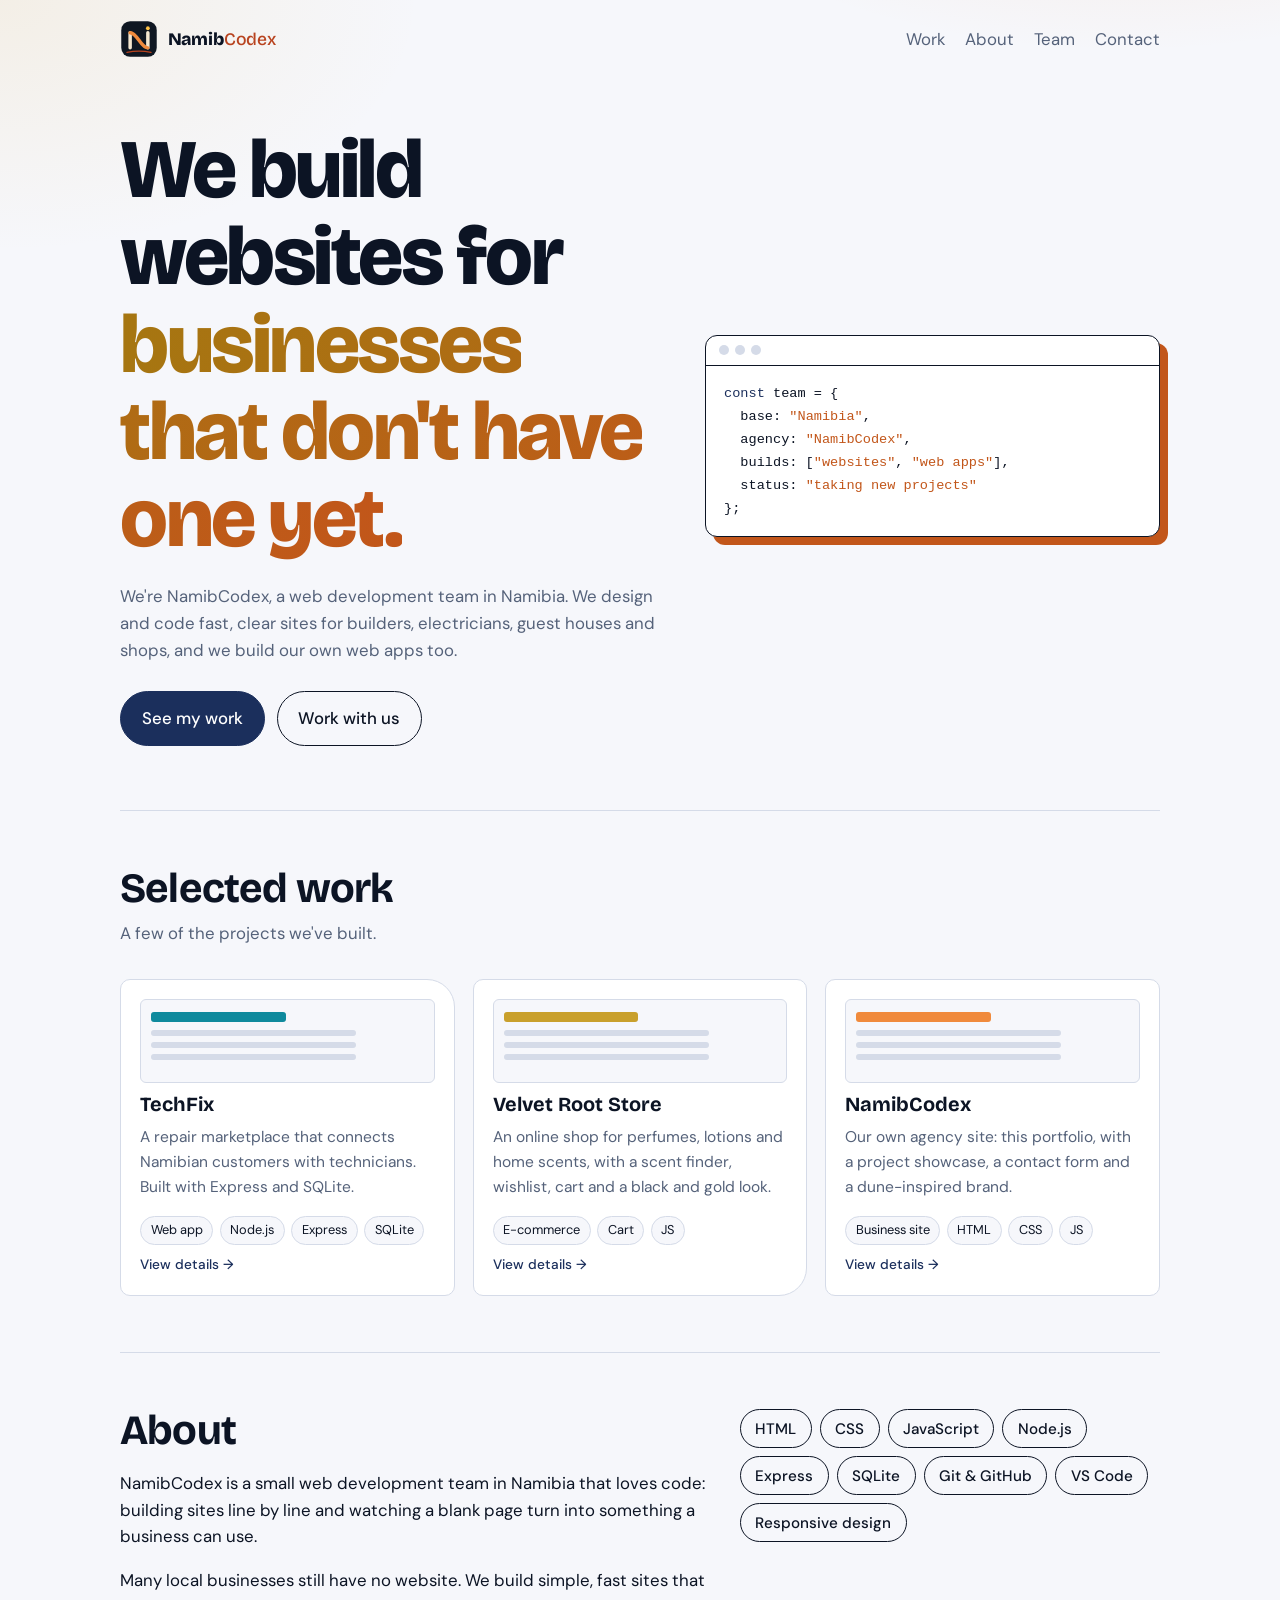
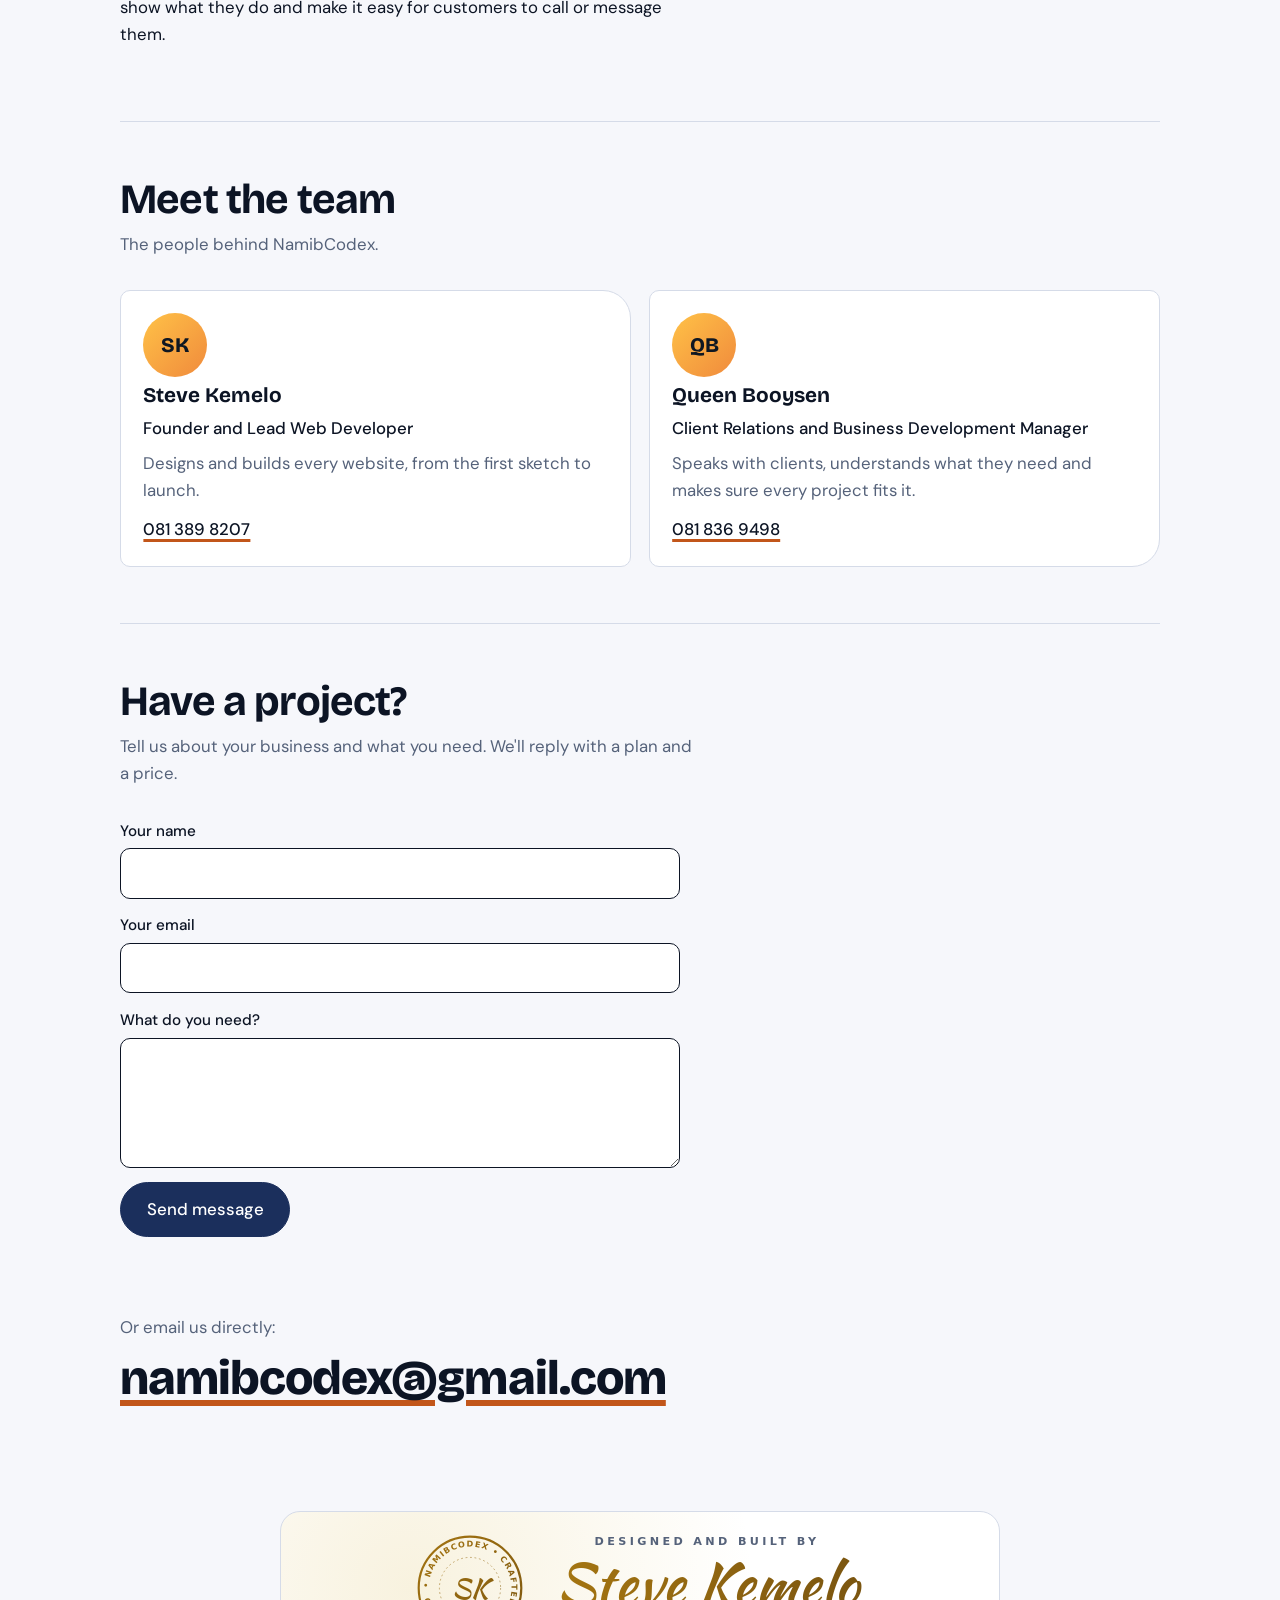
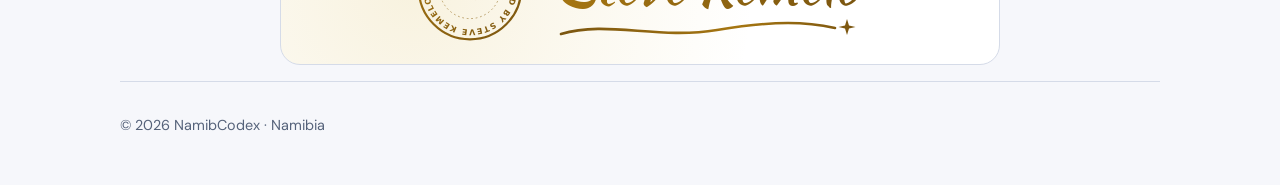
<file: index.html>
<!DOCTYPE html>
<html lang="en">
<head>
<meta charset="utf-8">
<meta name="viewport" content="width=device-width, initial-scale=1, viewport-fit=cover">
<title>NamibCodex | Web Development Team, Namibia</title>
<link rel="icon" href="data:image/svg+xml,%3Csvg xmlns='http://www.w3.org/2000/svg' viewBox='0 0 120 120'%3E%3Crect x='4' y='4' width='112' height='112' rx='28' fill='%230f1722'/%3E%3Cpath d='M32 88V40M88 88V40' fill='none' stroke='%23f4e7d0' stroke-width='11' stroke-linecap='round'/%3E%3Cpath d='M32 40C54 40 66 88 88 88' fill='none' stroke='%23f08a3c' stroke-width='11' stroke-linecap='round'/%3E%3Ccircle cx='88' cy='26' r='6' fill='%23ffc247'/%3E%3C/svg%3E">
<link rel="preconnect" href="https://fonts.googleapis.com">
<link href="https://fonts.googleapis.com/css2?family=Bricolage+Grotesque:wght@500;700;800&family=DM+Sans:wght@400;500&family=Kaushan+Script&display=swap" rel="stylesheet">
<link rel="stylesheet" href="style.css">
</head>
<body>
<div class="wrap">
<nav aria-label="Main"><a class="brand" href="#" aria-label="NamibCodex home"><svg viewBox="0 0 120 120" width="38" height="38" aria-hidden="true"><rect x="4" y="4" width="112" height="112" rx="28" fill="#0f1722"/><path d="M32 88V40M88 88V40" fill="none" stroke="#f4e7d0" stroke-width="11" stroke-linecap="round"/><path d="M32 40C54 40 66 88 88 88" fill="none" stroke="#f08a3c" stroke-width="11" stroke-linecap="round"/><circle cx="88" cy="26" r="6" fill="#ffc247"/><path d="M22 102Q60 94 98 102" fill="none" stroke="#b8431f" stroke-width="4" stroke-linecap="round"/></svg><b>Namib<span>Codex</span></b></a><div><a href="#work">Work</a><a href="#about">About</a><a href="#team">Team</a><a href="#contact">Contact</a></div></nav>

<header class="hero">
<div>
<h1>We build websites for <span class="gt">businesses that don't have one yet.</span></h1>
<p>We're NamibCodex, a web development team in Namibia. We design and code fast, clear sites for builders, electricians, guest houses and shops, and we build our own web apps too.</p>
<div class="btns"><a class="btn pri" href="#work">See my work</a><a class="btn" href="#contact">Work with us</a></div>
</div>
<div class="win" aria-hidden="true">
<div class="bar"><i></i><i></i><i></i></div>
<pre><span class="k">const</span> team = {
  base: <span class="s">"Namibia"</span>,
  agency: <span class="s">"NamibCodex"</span>,
  builds: [<span class="s">"websites"</span>, <span class="s">"web apps"</span>],
  status: <span class="s">"taking new projects"</span>
};</pre>
</div>
</header>

<section id="work">
<h2>Selected work</h2>
<p class="lead">A few of the projects we've built.</p>
<div class="grid">
<article class="proj"><div class="thumb" style="--c:#0f8a9d"></div><h3>TechFix</h3><p>A repair marketplace that connects Namibian customers with technicians. Built with Express and SQLite.</p><div class="tags"><span>Web app</span><span>Node.js</span><span>Express</span><span>SQLite</span></div></article>
<article class="proj"><div class="thumb" style="--c:#c9a02c"></div><h3>Velvet Root Store</h3><p>An online shop for perfumes, lotions and home scents, with a scent finder, wishlist, cart and a black and gold look.</p><div class="tags"><span>E-commerce</span><span>Cart</span><span>JS</span></div></article>
<article class="proj"><div class="thumb" style="--c:#f08a3c"></div><h3>NamibCodex</h3><p>Our own agency site: this portfolio, with a project showcase, a contact form and a dune-inspired brand.</p><div class="tags"><span>Business site</span><span>HTML</span><span>CSS</span><span>JS</span></div></article>
</div>
</section>

<section id="about" class="about">
<div>
<h2>About</h2>
<p>NamibCodex is a small web development team in Namibia that loves code: building sites line by line and watching a blank page turn into something a business can use.</p>
<p>Many local businesses still have no website. We build simple, fast sites that show what they do and make it easy for customers to call or message them.</p>
</div>
<div class="skills" aria-label="Skills"><span>HTML</span><span>CSS</span><span>JavaScript</span><span>Node.js</span><span>Express</span><span>SQLite</span><span>Git &amp; GitHub</span><span>VS Code</span><span>Responsive design</span></div>
</section>

<section id="team">
<h2>Meet the team</h2>
<p class="lead">The people behind NamibCodex.</p>
<div class="tgrid">
<article class="mem"><div class="av" aria-hidden="true">SK</div><h3>Steve Kemelo</h3><p class="role">Founder and Lead Web Developer</p><p>Designs and builds every website, from the first sketch to launch.</p><a class="tel" href="tel:+264813898207">081 389 8207</a></article>
<article class="mem"><div class="av" aria-hidden="true">QB</div><h3>Queen Booysen</h3><p class="role">Client Relations and Business Development Manager</p><p>Speaks with clients, understands what they need and makes sure every project fits it.</p><a class="tel" href="tel:+264818369498">081 836 9498</a></article>
</div>
</section>

<section id="contact" class="contact">
<h2>Have a project?</h2>
<p class="lead">Tell us about your business and what you need. We'll reply with a plan and a price.</p>
<form class="form" id="cf" action="https://api.web3forms.com/submit" method="POST">
<input type="hidden" name="access_key" value="5c0ee516-ce82-43c5-ad43-c0d21c9b7c4b">
<input type="hidden" name="subject" value="New enquiry from the NamibCodex website">
<input type="hidden" name="from_name" value="NamibCodex website">
<input type="checkbox" name="botcheck" class="hp" tabindex="-1" autocomplete="off" aria-hidden="true">
<label>Your name<input type="text" name="name" required autocomplete="name"></label>
<label>Your email<input type="email" name="email" required autocomplete="email"></label>
<label>What do you need?<textarea name="message" required></textarea></label>
<button type="submit">Send message</button>
<p class="status" id="st" role="status" aria-live="polite"></p>
</form>
<p class="alt">Or email us directly:</p>
<a class="mail" href="mailto:namibcodex@gmail.com">namibcodex@gmail.com</a>
</section>

<div class="sig">
<svg class="badge" viewBox="0 0 120 120" width="108" height="108" role="img" aria-label="NamibCodex, crafted by Steve Kemelo"><defs><linearGradient id="gg" gradientUnits="userSpaceOnUse" x1="0" y1="0" x2="120" y2="120"><stop offset="0" style="stop-color:var(--g1)"/><stop offset="1" style="stop-color:var(--g2)"/></linearGradient><path id="cp" d="M60 60m-46 0a46 46 0 1 1 92 0a46 46 0 1 1-92 0"/></defs><circle cx="60" cy="60" r="57" fill="none" stroke="url(#gg)" stroke-width="2.4"/><circle cx="60" cy="60" r="34" fill="none" stroke="url(#gg)" stroke-width="1" stroke-dasharray="2 3" opacity=".6"/><text font-family="system-ui,sans-serif" font-size="9" font-weight="700" letter-spacing="1.6" fill="url(#gg)"><textPath href="#cp" textLength="280" lengthAdjust="spacing">• NAMIBCODEX • CRAFTED BY STEVE KEMELO</textPath></text><text x="60" y="71" text-anchor="middle" font-family="'Kaushan Script','Brush Script MT',cursive" font-size="30" fill="url(#gg)">SK</text></svg>
<div class="sg"><span class="by">Designed and built by</span><span class="nm">Steve Kemelo</span><svg class="sw" viewBox="0 0 300 26" aria-hidden="true"><defs><linearGradient id="gs" gradientUnits="userSpaceOnUse" x1="0" y1="0" x2="300" y2="0"><stop offset="0" style="stop-color:var(--g2)"/><stop offset=".6" style="stop-color:var(--g1)"/><stop offset="1" style="stop-color:var(--g2)"/></linearGradient></defs><path d="M4 18C50 4 100 24 160 14S250 6 278 12" fill="none" stroke="url(#gs)" stroke-width="2.6" stroke-linecap="round"/><path d="M290 3L292 9.5L298.5 11L292 12.5L290 19L288 12.5L281.5 11L288 9.5Z" fill="url(#gs)"/></svg></div>
</div>
<footer>&copy; 2026 NamibCodex &middot; Namibia</footer>
<dialog id="pd" aria-labelledby="pdt"><div class="dlg"><div class="thumb" id="pdth"></div><h3 id="pdt"></h3><p id="pdd"></p><div class="tags" id="pdg"></div><div class="row" id="pdl"></div></div></dialog>
</div>
<script src="script.js" defer></script>
</body>
</html>
</file>
<file: style.css>
:root{--bg:#0a101c;--ink:#f1ece0;--mute:#9aa7bd;--line:#1f2b42;--card:#111a2c;--acc:#e2b350;--acc-ink:#0a101c;--sand:#f08a3c;--g1:#f3dc84;--g2:#c9a02c;--cx:#f08a3c;
box-sizing:border-box;padding-top:env(safe-area-inset-top,0px);padding-bottom:env(safe-area-inset-bottom,0px)}
@media (prefers-color-scheme:light){:root:not([data-theme="dark"]){--bg:#f6f7fb;--ink:#0c1424;--mute:#55627a;--line:#d5dbe8;--card:#ffffff;--acc:#1b2f5c;--acc-ink:#ffffff;--sand:#c2561a;--g1:#a67611;--g2:#7a5510;--cx:#b8431f}}
:root[data-theme="light"]{--bg:#f6f7fb;--ink:#0c1424;--mute:#55627a;--line:#d5dbe8;--card:#ffffff;--acc:#1b2f5c;--acc-ink:#ffffff;--sand:#c2561a;--g1:#a67611;--g2:#7a5510;--cx:#b8431f}
*,*::before,*::after{box-sizing:border-box}
html{scroll-padding-top:env(safe-area-inset-top,0px);scroll-behavior:smooth}
body{margin:0;background:radial-gradient(900px 520px at 88% -8%,rgba(240,138,60,.20),transparent 62%) no-repeat,radial-gradient(700px 420px at 0% 0%,rgba(226,179,80,.12),transparent 60%) no-repeat,var(--bg);color:var(--ink);font:400 1.05rem/1.6 "DM Sans",system-ui,sans-serif}
h1,h2,h3{font-family:"Bricolage Grotesque","Trebuchet MS",sans-serif;line-height:1.05;margin:0}
a{color:inherit}
:focus-visible{outline:3px solid var(--acc);outline-offset:3px}
.wrap{max-width:1080px;margin:0 auto;padding:0 1.25rem}
nav{display:flex;justify-content:space-between;align-items:center;padding:1.25rem 0}
nav b{font:800 1.1rem "Bricolage Grotesque",sans-serif;letter-spacing:-.01em}
nav b span{font-weight:500;color:var(--cx)}
nav a.brand{display:flex;align-items:center;gap:.6rem;margin-left:0;color:var(--ink)}
nav a{text-decoration:none;margin-left:1.25rem;color:var(--mute)}
nav a:hover{color:var(--ink)}
.hero{padding:3rem 0 4rem;display:grid;gap:2.5rem;grid-template-columns:1.2fr 1fr;align-items:center}
.hero h1{font-size:clamp(2.6rem,7vw,5.2rem);font-weight:800;letter-spacing:-.03em}
.hero p{max-width:34rem;color:var(--mute);margin:1.25rem 0 1.75rem}
.btns{display:flex;gap:.75rem;flex-wrap:wrap}
.btn{display:inline-block;padding:.8rem 1.3rem;border-radius:999px;font-weight:500;text-decoration:none;border:1.5px solid var(--ink)}
.btn.pri{background:var(--acc);color:var(--acc-ink);border-color:var(--acc)}
.win{background:var(--card);border:1.5px solid var(--ink);border-radius:12px;overflow:hidden;box-shadow:8px 8px 0 var(--sand)}
.bar{display:flex;gap:6px;padding:.6rem .8rem;border-bottom:1.5px solid var(--ink)}
.bar i{width:10px;height:10px;border-radius:50%;background:var(--line);display:block}
.win pre{margin:0;padding:1rem 1.1rem;font:.85rem/1.7 ui-monospace,Menlo,Consolas,monospace;overflow-x:auto;color:var(--ink)}
.k{color:var(--acc)}.s{color:var(--sand)}
.gt{background:linear-gradient(90deg,var(--g1),var(--sand));-webkit-background-clip:text;background-clip:text;color:transparent}
section{padding:3.5rem 0;border-top:1.5px solid var(--line)}
h2{font-size:clamp(1.8rem,4vw,2.6rem);font-weight:700;letter-spacing:-.02em;margin-bottom:.6rem}
.lead{color:var(--mute);max-width:36rem;margin:0 0 2rem}
.grid{display:grid;grid-template-columns:repeat(auto-fill,minmax(290px,1fr));gap:1.1rem}
.proj{background:var(--card);border:1.5px solid var(--line);border-radius:10px;padding:1.2rem;display:flex;flex-direction:column;gap:.6rem}
.proj:nth-child(3n+1){border-radius:10px 28px 10px 10px}
.proj:nth-child(3n+2){border-radius:10px 10px 28px 10px}
.proj h3{font-size:1.25rem;font-weight:700;line-height:1.15}
.proj p{margin:0;color:var(--mute);font-size:.97rem}
.tags{display:flex;flex-wrap:wrap;gap:.4rem;margin-top:auto;padding-top:.4rem}
.tags span{font-size:.8rem;padding:.2rem .6rem;border-radius:999px;background:var(--bg);border:1px solid var(--line)}
.thumb{height:84px;border-radius:6px;border:1px solid var(--line);position:relative;overflow:hidden;background:var(--bg)}
.thumb::before{content:"";position:absolute;left:10px;top:12px;width:46%;height:10px;border-radius:3px;background:var(--c)}
.thumb::after{content:"";position:absolute;left:10px;top:30px;width:70%;height:6px;border-radius:3px;background:var(--line);box-shadow:0 12px 0 var(--line),0 24px 0 var(--line)}
.filters{display:flex;flex-wrap:wrap;gap:.5rem;margin:0 0 1.5rem}
.filters button{font:inherit;font-size:.92rem;font-weight:500;cursor:pointer;color:var(--ink);background:transparent;border:1.5px solid var(--ink);border-radius:999px;padding:.4rem 1rem}
.filters button[aria-pressed="true"]{background:var(--ink);color:var(--bg)}
.proj{cursor:pointer}
.proj[hidden]{display:none}
.proj:hover{border-color:var(--ink)}
.proj::after{content:"View details \2192";font-size:.85rem;font-weight:500;color:var(--acc)}
@media(prefers-reduced-motion:no-preference){.proj{transition:transform .15s}.proj:hover{transform:translateY(-3px)}}
dialog{width:min(520px,92vw);border:1.5px solid var(--ink);border-radius:16px;padding:0;background:var(--card);color:var(--ink)}
dialog::backdrop{background:rgba(10,16,14,.6)}
.dlg{padding:1.5rem;display:grid;gap:.9rem}
.dlg h3{font-size:1.6rem}
.dlg .thumb{height:70px}
.dlg p{margin:0;color:var(--mute)}
.dlg .row{display:flex;gap:.6rem;flex-wrap:wrap;align-items:center}
.dlg .btn{cursor:pointer;font:inherit;background:transparent;color:var(--ink)}
.dlg .btn.pri{background:var(--acc);color:var(--acc-ink)}
.soon{color:var(--mute);font-size:.92rem}
.about{display:grid;gap:2rem;grid-template-columns:1.4fr 1fr}
.tgrid{display:grid;grid-template-columns:repeat(auto-fit,minmax(260px,1fr));gap:1.1rem}
.mem{background:var(--card);border:1.5px solid var(--line);border-radius:10px 28px 10px 10px;padding:1.4rem;display:flex;flex-direction:column;gap:.5rem}
.mem:nth-child(2){border-radius:10px 10px 28px 10px}
.av{width:64px;height:64px;border-radius:50%;display:grid;place-items:center;font:800 1.3rem "Bricolage Grotesque",sans-serif;color:#0f1722;background:linear-gradient(135deg,#ffc247,#f08a3c)}
.mem h3{font-size:1.3rem;font-weight:700}
.mem p{margin:0;color:var(--mute)}
.mem .role{color:var(--ink);font-weight:500}
.mem a.tel{font-weight:500;text-decoration:underline;text-decoration-color:var(--sand);text-decoration-thickness:3px;text-underline-offset:4px;width:fit-content;margin-top:.3rem}
.skills{display:flex;flex-wrap:wrap;gap:.5rem;align-content:flex-start}
.skills span{padding:.4rem .9rem;border:1.5px solid var(--ink);border-radius:999px;font-weight:500;font-size:.95rem}
.contact{text-align:left}
.form{display:grid;gap:.9rem;max-width:560px;margin:0 0 2.5rem}
.form label{display:grid;gap:.35rem;font-weight:500;font-size:.95rem}
.form input,.form textarea{font:inherit;color:var(--ink);background:var(--card);border:1.5px solid var(--ink);border-radius:10px;padding:.75rem .9rem;width:100%}
.form textarea{min-height:130px;resize:vertical}
.form button{justify-self:start;font:inherit;font-weight:500;cursor:pointer;background:var(--acc);color:var(--acc-ink);border:1.5px solid var(--acc);border-radius:999px;padding:.8rem 1.6rem}
.form button[disabled]{opacity:.6;cursor:wait}
.form .hp{position:absolute;left:-9999px;opacity:0}
.status{min-height:1.4em;margin:0;font-weight:500}
.alt{color:var(--mute);margin:0 0 .5rem}
.contact a.mail{font:800 clamp(1.5rem,5vw,3rem) "Bricolage Grotesque",sans-serif;letter-spacing:-.02em;text-decoration:underline;text-decoration-color:var(--sand);text-decoration-thickness:6px;text-underline-offset:6px;word-break:break-all}
footer{padding:2rem 0 3rem;color:var(--mute);font-size:.9rem;border-top:1.5px solid var(--line)}
.sig{margin:3rem auto 1rem;max-width:720px;padding:22px 26px;border:1px solid var(--line);border-radius:20px;background:radial-gradient(circle at 18% 50%,rgba(212,175,55,.16),transparent 58%),var(--card);display:flex;align-items:center;justify-content:center;gap:26px;flex-wrap:wrap}
.sig .sg{text-align:center}
.sig .by{display:block;font:700 .7rem system-ui;letter-spacing:.3em;text-transform:uppercase;color:var(--mute);margin-bottom:4px}
.sig .nm{display:block;font-family:'Kaushan Script','Brush Script MT',cursive;font-size:clamp(2.3rem,7vw,3.5rem);line-height:1.15;background:linear-gradient(90deg,var(--g1),var(--g2));-webkit-background-clip:text;background-clip:text;color:transparent;padding:0 6px}
.sig .sw{width:100%;max-width:300px;height:26px;display:block;margin:0 auto}
@media(max-width:760px){.hero,.about{grid-template-columns:1fr}.hero{padding-top:1.5rem}nav a{margin-left:.9rem}}
@media(prefers-reduced-motion:reduce){html{scroll-behavior:auto}}
</file>
